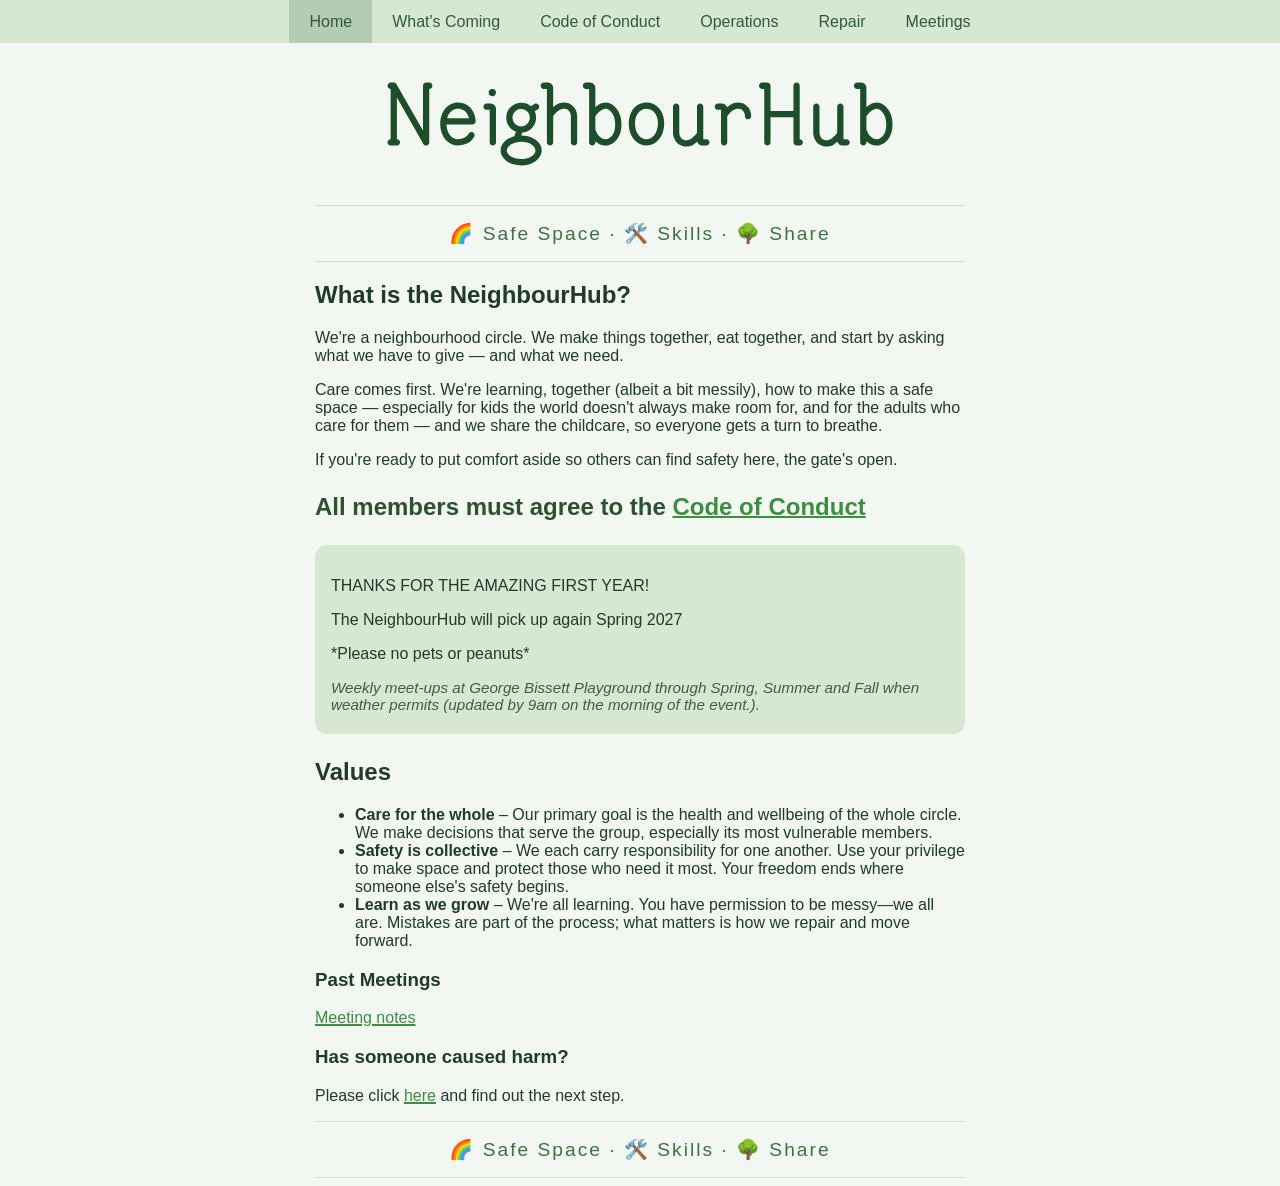
<file: index.html>
<!DOCTYPE html>
<html lang="en">
<head>
    <meta charset="UTF-8">
    <meta name="viewport" content="width=device-width, initial-scale=1.0">
    <title>NeighbourHub</title>
    <link rel="icon" href="data:image/svg+xml,<svg xmlns='http://www.w3.org/2000/svg' viewBox='0 0 100 100'><text y='.9em' font-size='90'>🌱</text></svg>">
    <link rel="stylesheet" href="style.css">
    <script src="script.js" defer></script>
    <link rel="preconnect" href="https://fonts.googleapis.com">
    <link rel="preconnect" href="https://fonts.gstatic.com" crossorigin>
    <link href="https://fonts.googleapis.com/css2?family=Questrial&display=swap" rel="stylesheet">
</head>
<body>
    <a href="#main-content" class="skip-link">Skip to main content</a>
    <header>
        <button class="menu-toggle" aria-label="Menu" aria-expanded="false" aria-haspopup="true">
            <span></span>
            <span></span>
            <span></span>
        </button>
        <nav>
            <ul>
                <li><a href="index.html" class="active" aria-current="page">Home</a></li>
                <li><a href="future.html">What's Coming</a></li>
                <li><a href="code-of-conduct.html">Code of Conduct</a></li>
                <li><a href="operations.html">Operations</a></li>
                <li><a href="repair.html">Repair</a></li>
                <li><a href="meetings.html">Meetings</a></li>
            </ul>
        </nav>
    </header>

    <main>

        <div class="title">
            <img src="art/title.svg" alt="NeighbourHub" class="logo">
        </div>
  
        <div class="values">
            🌈 Safe Space  ·  🛠️ Skills  ·  🌳 Share
        </div>

        <h2>What is the NeighbourHub?</h2>
 
        <p>We're a neighbourhood circle. We make things together, eat together, and start by asking what we have to give — and what we need.</p>

        <p>Care comes first. We're learning, together (albeit a bit messily), how to make this a safe space — especially for kids the world doesn't always make room for, and for the adults who care for them — and we share the childcare, so everyone gets a turn to breathe. </p>
        <p>If you're ready to put comfort aside so others can find safety here, the gate's open.</p>

        <h2 class="links-heading">All members must agree to the <a href="code-of-conduct.html">Code of Conduct</a></h2>

        <div class="meeting-info">
                <!-- <p class="gathering">*Cancelled due to rain* - Sunday September 27th</p> -->
                <p>THANKS FOR THE AMAZING FIRST YEAR!</p>
                <!-- <p class="gathering">Next Meeting - Sunday October 18th, 11am</p> -->
                <p>The NeighbourHub will pick up again Spring 2027</p>
                <!-- <p>Show of your creepy costumes (or not if you aren't ready for Halloween).</p> -->
                <!-- <p class="bold">Garbage supplies available for free from Alderney Library.</p> -->
                <p class="alert">*Please no pets or peanuts*</p>
                <p class="weekly-note">Weekly meet-ups at George Bissett Playground through Spring, Summer and Fall when weather permits (updated by 9am on the morning of the event.). </p>

        </div>


        <h2>Values</h2>

        <ul>
        <li><strong>Care for the whole</strong> – Our primary goal is the health and wellbeing of the whole circle. We make decisions that serve the group, especially its most vulnerable members.</li>
        <li><strong>Safety is collective</strong> – We each carry responsibility for one another. Use your privilege to make space and protect those who need it most. Your freedom ends where someone else's safety begins.</li>
        <li><strong>Learn as we grow</strong> – We're all learning. You have permission to be messy—we all are. Mistakes are part of the process; what matters is how we repair and move forward.</li>
        </ul>


        <h3>Past Meetings</h3>
        <p><a href="meetings.html">Meeting notes</a></p>
       

        <h3>Has someone caused harm?</h3>
        <p>Please click <a href="repair.html">here</a> and find out the next step.</p>


       
 
        <div class="values">
            🌈 Safe Space  ·  🛠️ Skills  ·  🌳 Share
        </div>
    </main>
</body>
</html>
</file>
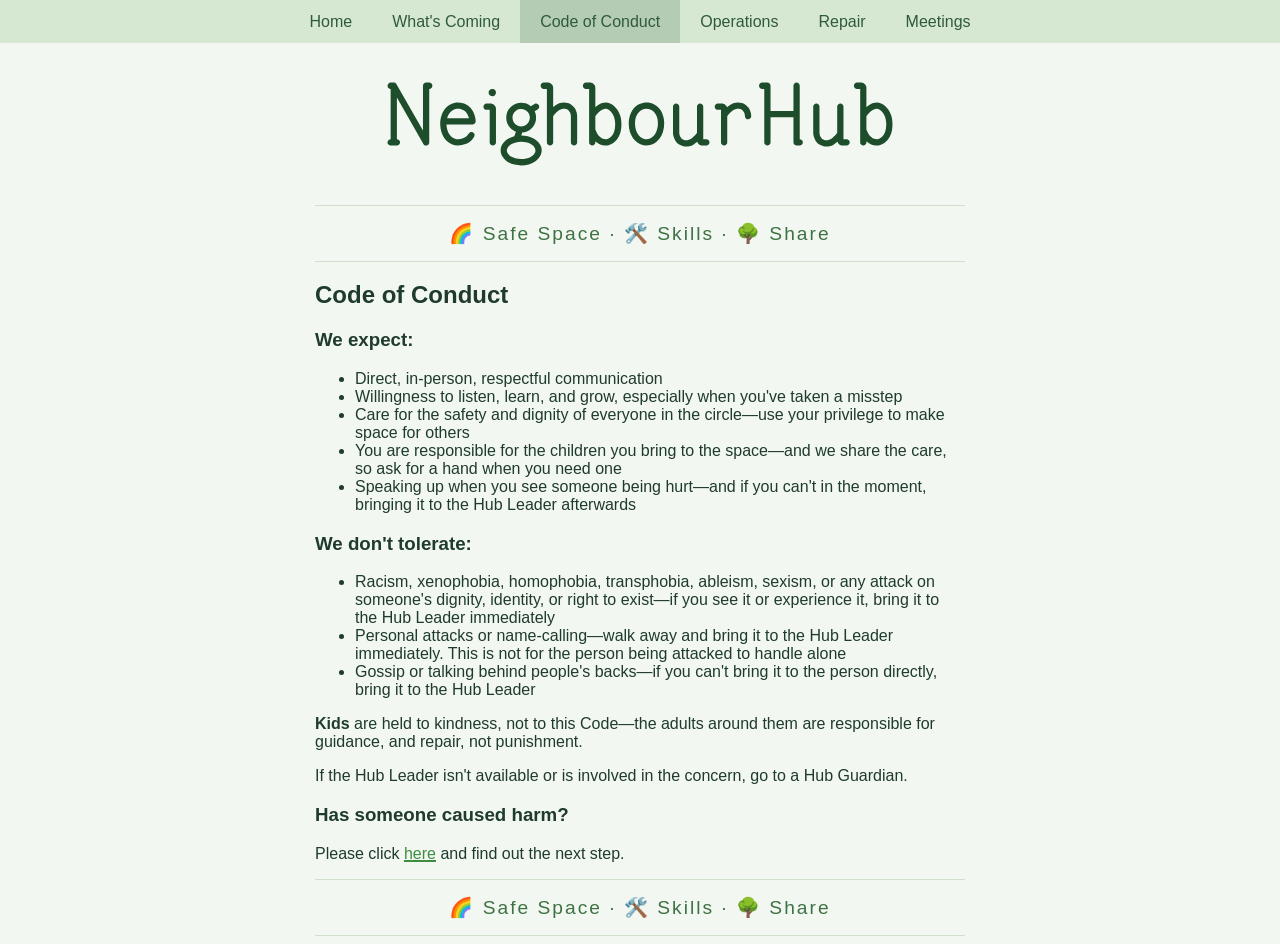
<file: code-of-conduct.html>
<!DOCTYPE html>
<html lang="en">
<head>
    <meta charset="UTF-8">
    <meta name="viewport" content="width=device-width, initial-scale=1.0">
    <title>NeighbourHub</title>
    <link rel="icon" href="data:image/svg+xml,<svg xmlns='http://www.w3.org/2000/svg' viewBox='0 0 100 100'><text y='.9em' font-size='90'>🌱</text></svg>">
    <link rel="stylesheet" href="style.css">
    <script src="script.js" defer></script>
    <link rel="preconnect" href="https://fonts.googleapis.com">
    <link rel="preconnect" href="https://fonts.gstatic.com" crossorigin>
    <link href="https://fonts.googleapis.com/css2?family=Questrial&display=swap" rel="stylesheet">
</head>
<body>
    <a href="#main-content" class="skip-link">Skip to main content</a>
    <header>
        <button class="menu-toggle" aria-label="Menu" aria-expanded="false" aria-haspopup="true">
            <span></span>
            <span></span>
            <span></span>
        </button>
        <nav>
        <ul>
            <li><a href="index.html">Home</a></li>
            <li><a href="future.html">What's Coming</a></li>
            <li><a href="code-of-conduct.html" class="active" aria-current="page">Code of Conduct</a></li>
            <li><a href="operations.html">Operations</a></li>
            <li><a href="repair.html">Repair</a></li>
            <li><a href="meetings.html">Meetings</a></li>

        </ul>
        </nav>
    </header>

    <main>

      
        <div class="title">
            <img src="art/title.svg" alt="NeighbourHub" class="logo">
        </div>
  
        <div class="values">
            🌈 Safe Space  ·  🛠️ Skills  ·  🌳 Share
        </div>

        <h2>Code of Conduct</h2>
        

        <h3>We expect:</h3>
        <ul>
            <li>Direct, in-person, respectful communication</li>
            <li>Willingness to listen, learn, and grow, especially when you've taken a misstep</li>
            <li>Care for the safety and dignity of everyone in the circle—use your privilege to make space for others</li>
            <li>You are responsible for the children you bring to the space—and we share the care, so ask for a hand when you need one</li>
            <li>Speaking up when you see someone being hurt—and if you can't in the moment, bringing it to the Hub Leader afterwards</li>
        </ul>

        <h3>We don't tolerate:</h3>
        <ul>
            <li>Racism, xenophobia, homophobia, transphobia, ableism, sexism, or any attack on someone's dignity, identity, or right to exist—if you see it or experience it, bring it to the Hub Leader immediately</li>
            <li>Personal attacks or name-calling—walk away and bring it to the Hub Leader immediately. This is not for the person being attacked to handle alone</li>
            <li>Gossip or talking behind people's backs—if you can't bring it to the person directly, bring it to the Hub Leader</li>
        </ul>
        <p><strong>Kids</strong> are held to kindness, not to this Code—the adults around them are responsible for guidance, and repair, not punishment.</p>
        <p>If the Hub Leader isn't available or is involved in the concern, go to a Hub Guardian.</p>


        <h3>Has someone caused harm?</h3>
        <p>Please click <a href="repair.html">here</a> and find out the next step.</p>





        
 
        <div class="values">
            🌈 Safe Space  ·  🛠️ Skills  ·  🌳 Share
        </div>
    </main>
</body>
</html>
</file>
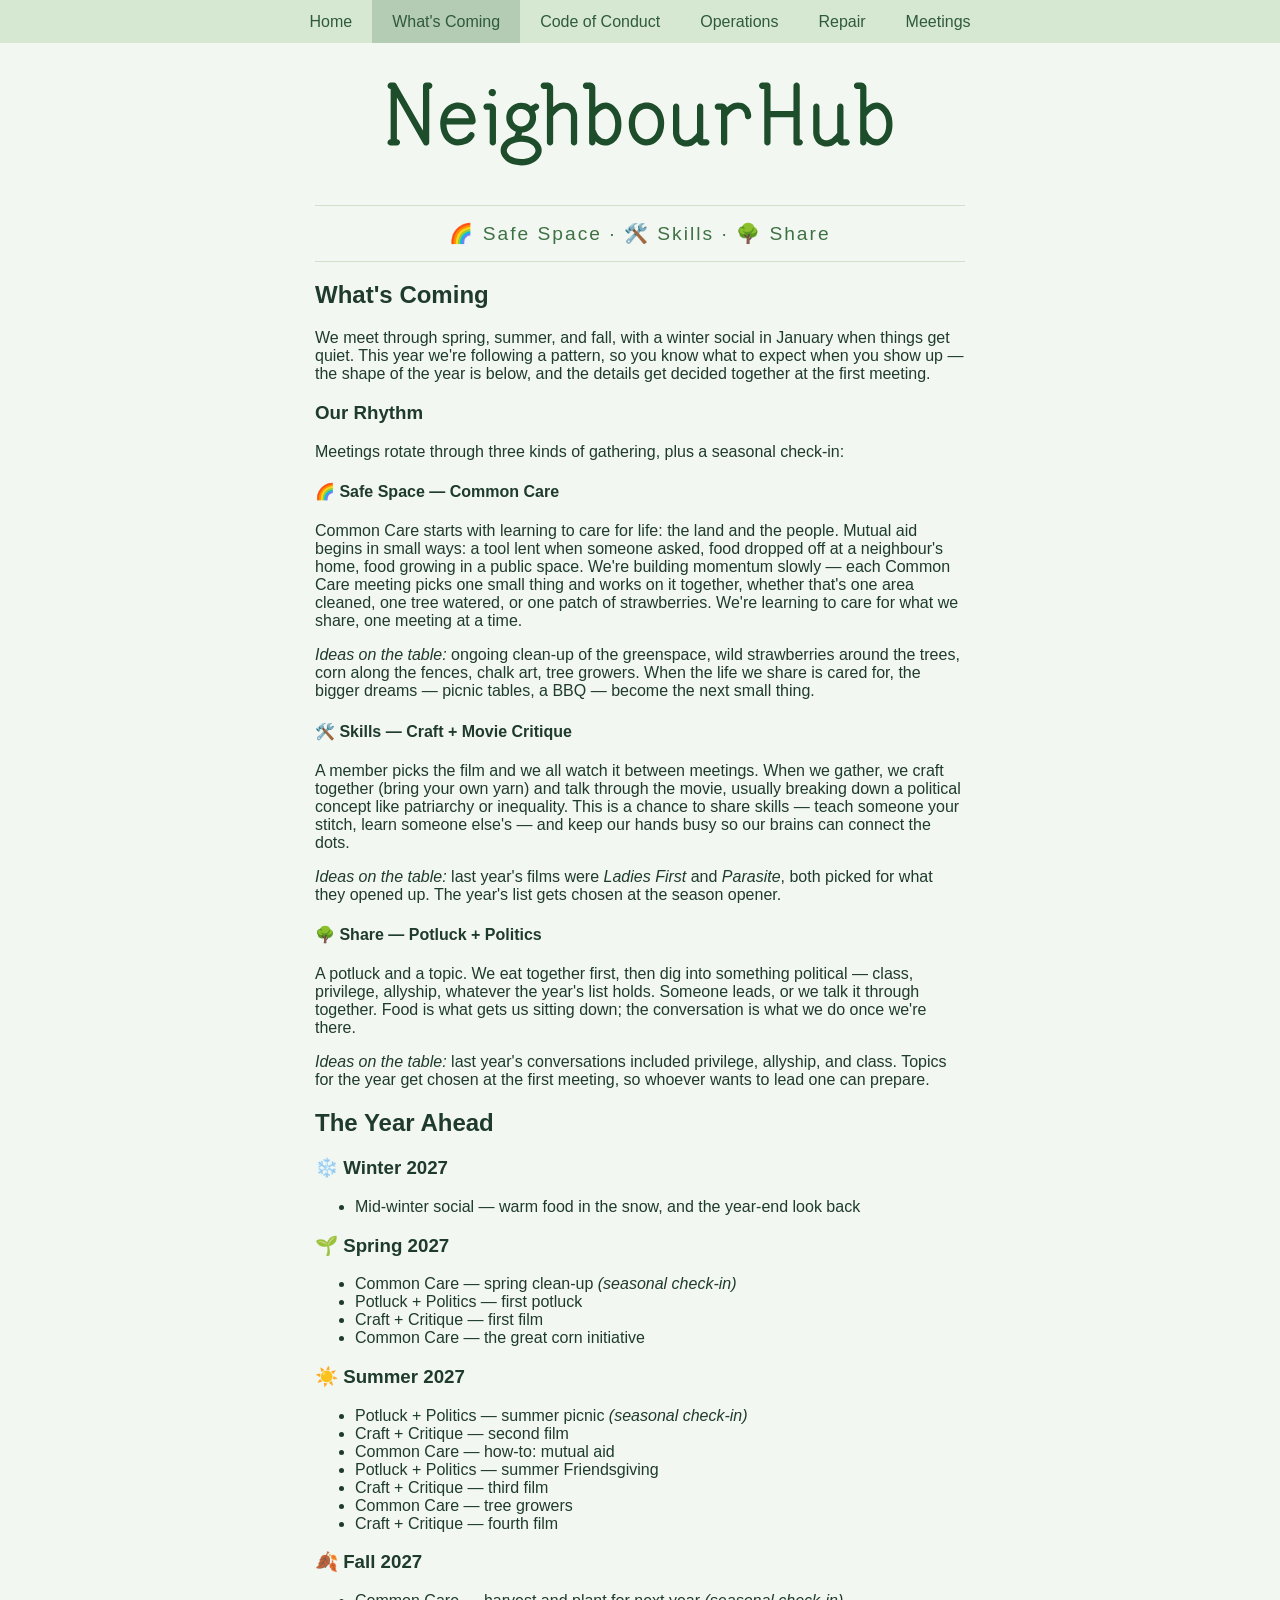
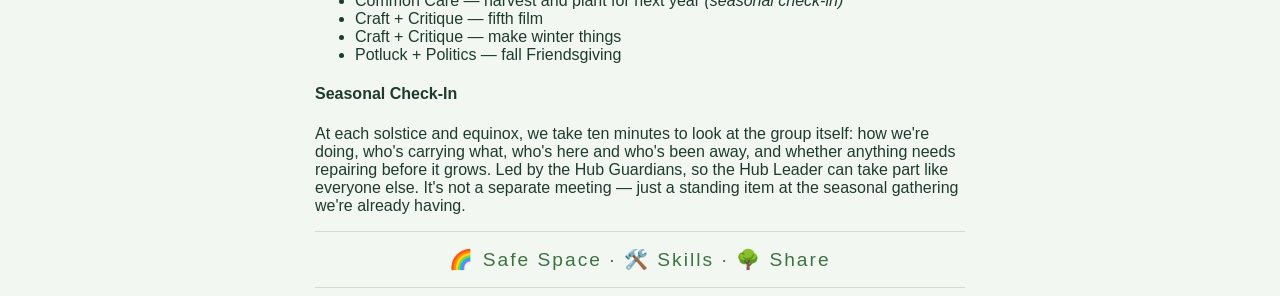
<file: future.html>
<!DOCTYPE html>
<html lang="en">
<head>
    <meta charset="UTF-8">
    <meta name="viewport" content="width=device-width, initial-scale=1.0">
    <title>What's Coming – NeighbourHub</title>
    <link rel="icon" href="data:image/svg+xml,<svg xmlns='http://www.w3.org/2000/svg' viewBox='0 0 100 100'><text y='.9em' font-size='90'>🌱</text></svg>">
    <link rel="stylesheet" href="style.css">
    <script src="script.js" defer></script>
    <link rel="preconnect" href="https://fonts.googleapis.com">
    <link rel="preconnect" href="https://fonts.gstatic.com" crossorigin>
    <link href="https://fonts.googleapis.com/css2?family=Questrial&display=swap" rel="stylesheet">
</head>
<body>

    <a href="#main-content" class="skip-link">Skip to main content</a>
    <header>
        <button class="menu-toggle" aria-label="Menu" aria-expanded="false" aria-haspopup="true">
            <span></span>
            <span></span>
            <span></span>
        </button>
        <nav>
        <ul>
            <li><a href="index.html">Home</a></li>
            <li><a href="future.html" class="active" aria-current="page">What's Coming</a></li>
            <li><a href="code-of-conduct.html">Code of Conduct</a></li>
            <li><a href="operations.html">Operations</a></li>
            <li><a href="repair.html">Repair</a></li>
            <li><a href="meetings.html">Meetings</a></li>
        </ul>
        </nav>
    </header>

    <main id="main-content">
        <div class="title">
            <img src="art/title.svg" alt="NeighbourHub" class="logo">
        </div>

        <div class="values">
            <a href="#safe-space">🌈 Safe Space</a>  ·  
            <a href="#skills">🛠️ Skills</a>  ·  
            <a href="#share">🌳 Share</a>
        </div>

        <h2>What's Coming</h2>

        <p>We meet through spring, summer, and fall, with a winter social in January when things get quiet. This year we're following a pattern, so you know what to expect when you show up — the shape of the year is below, and the details get decided together at the first meeting.</p>

        <h3>Our Rhythm</h3>
        <p>Meetings rotate through three kinds of gathering, plus a seasonal check-in:</p>

        <h4>🌈 Safe Space — Common Care</h4>
        <p>Common Care starts with learning to care for life: the land and the people. Mutual aid begins in small ways: a tool lent when someone asked, food dropped off at a neighbour's home, food growing in a public space. We're building momentum slowly — each Common Care meeting picks one small thing and works on it together, whether that's one area cleaned, one tree watered, or one patch of strawberries. We're learning to care for what we share, one meeting at a time.</p>
        <p><em>Ideas on the table:</em> ongoing clean-up of the greenspace, wild strawberries around the trees, corn along the fences, chalk art, tree growers. When the life we share is cared for, the bigger dreams — picnic tables, a BBQ — become the next small thing.</p>

        <h4 id="skills">🛠️ Skills — Craft + Movie Critique</h4>
        <p>A member picks the film and we all watch it between meetings. When we gather, we craft together (bring your own yarn) and talk through the movie, usually breaking down a political concept like patriarchy or inequality. This is a chance to share skills — teach someone your stitch, learn someone else's — and keep our hands busy so our brains can connect the dots.</p>
        <p><em>Ideas on the table:</em> last year's films were <em>Ladies First</em> and <em>Parasite</em>, both picked for what they opened up. The year's list gets chosen at the season opener.</p>

        <h4 id="share">🌳 Share — Potluck + Politics</h4>
        <p>A potluck and a topic. We eat together first, then dig into something political — class, privilege, allyship, whatever the year's list holds. Someone leads, or we talk it through together. Food is what gets us sitting down; the conversation is what we do once we're there.</p>
        <p><em>Ideas on the table:</em> last year's conversations included privilege, allyship, and class. Topics for the year get chosen at the first meeting, so whoever wants to lead one can prepare.</p>



        <h2>The Year Ahead</h2>

<h3>❄️ Winter 2027</h3>
<ul>
    <li>Mid-winter social — warm food in the snow, and the year-end look back</li>
</ul>

<h3>🌱 Spring 2027</h3>
<ul>
    <li>Common Care — spring clean-up <em>(seasonal check-in)</em></li>
    <li>Potluck + Politics — first potluck</li>
    <li>Craft + Critique — first film</li>
    <li>Common Care — the great corn initiative</li>
</ul>

<h3>☀️ Summer 2027</h3>
<ul>
    <li>Potluck + Politics — summer picnic <em>(seasonal check-in)</em></li>
    <li>Craft + Critique — second film</li>
    <li>Common Care — how-to: mutual aid</li>
    <li>Potluck + Politics — summer Friendsgiving</li>
    <li>Craft + Critique — third film</li>
    <li>Common Care — tree growers</li>
    <li>Craft + Critique — fourth film</li>
</ul>

<h3>🍂 Fall 2027</h3>
<ul>
    <li>Common Care — harvest and plant for next year <em>(seasonal check-in)</em></li>
    <li>Craft + Critique — fifth film</li>
    <li>Craft + Critique — make winter things</li>
    <li>Potluck + Politics — fall Friendsgiving</li>
</ul>

<h4 id="seasonal-check-in">Seasonal Check-In</h4>
<p>At each solstice and equinox, we take ten minutes to look at the group itself: how we're doing, who's carrying what, who's here and who's been away, and whether anything needs repairing before it grows. Led by the Hub Guardians, so the Hub Leader can take part like everyone else. It's not a separate meeting — just a standing item at the seasonal gathering we're already having.</p>

        <div class="values">
            <a href="#safe-space">🌈 Safe Space</a>  ·  
            <a href="#skills">🛠️ Skills</a>  ·  
            <a href="#share">🌳 Share</a>
        </div>
    </main>
</body>
</html>
</file>
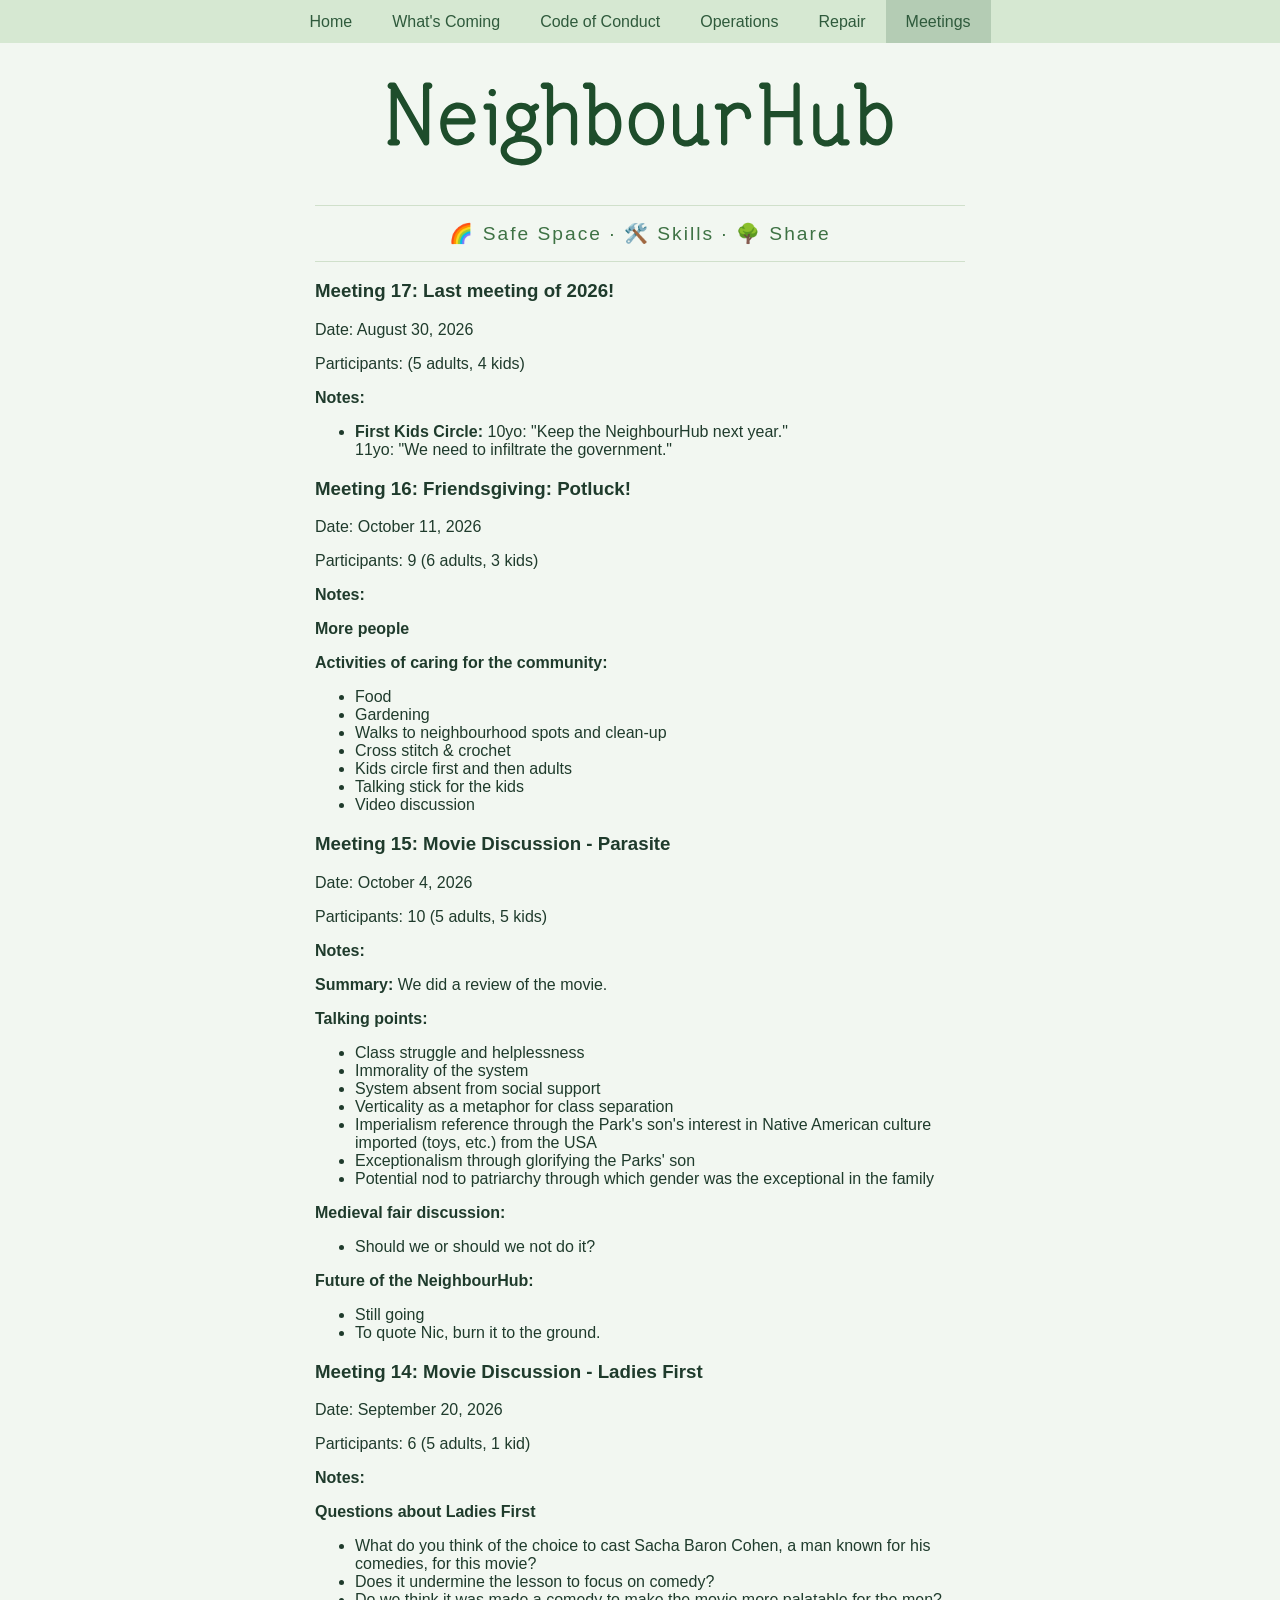
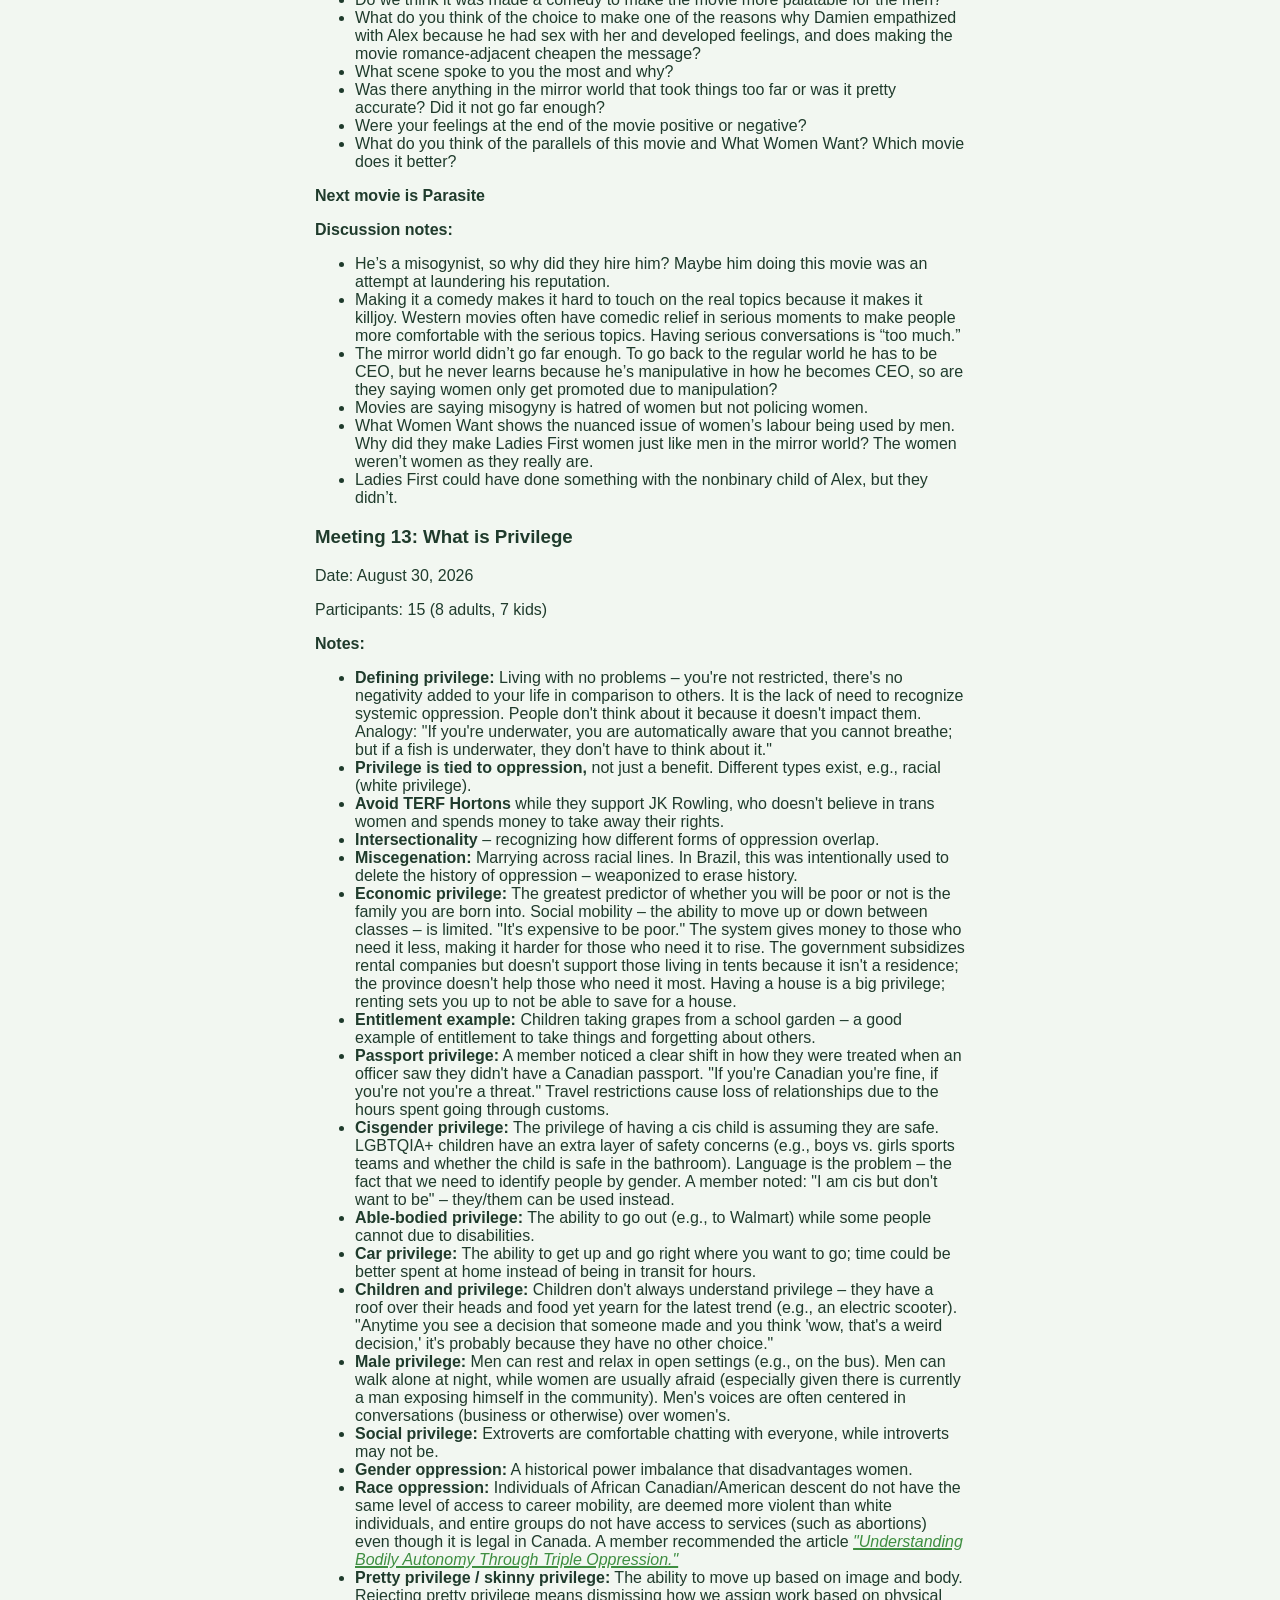
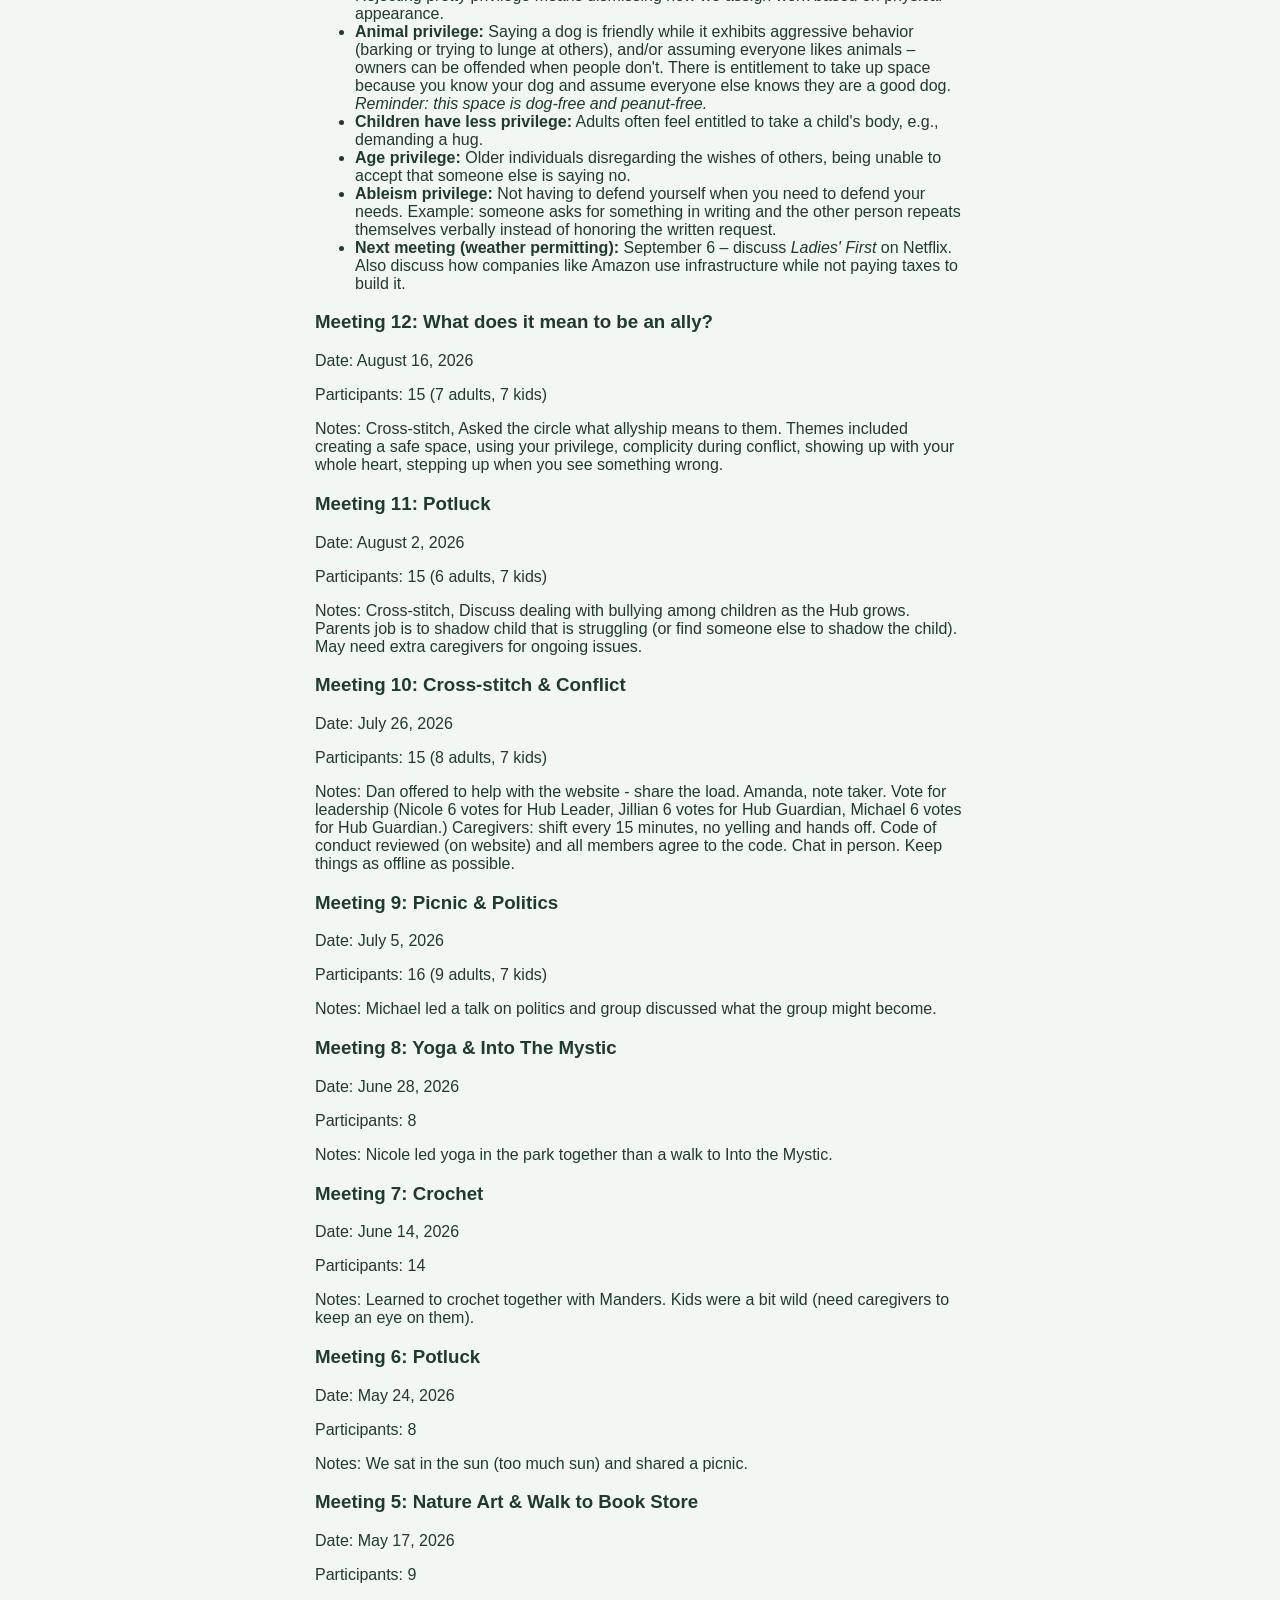
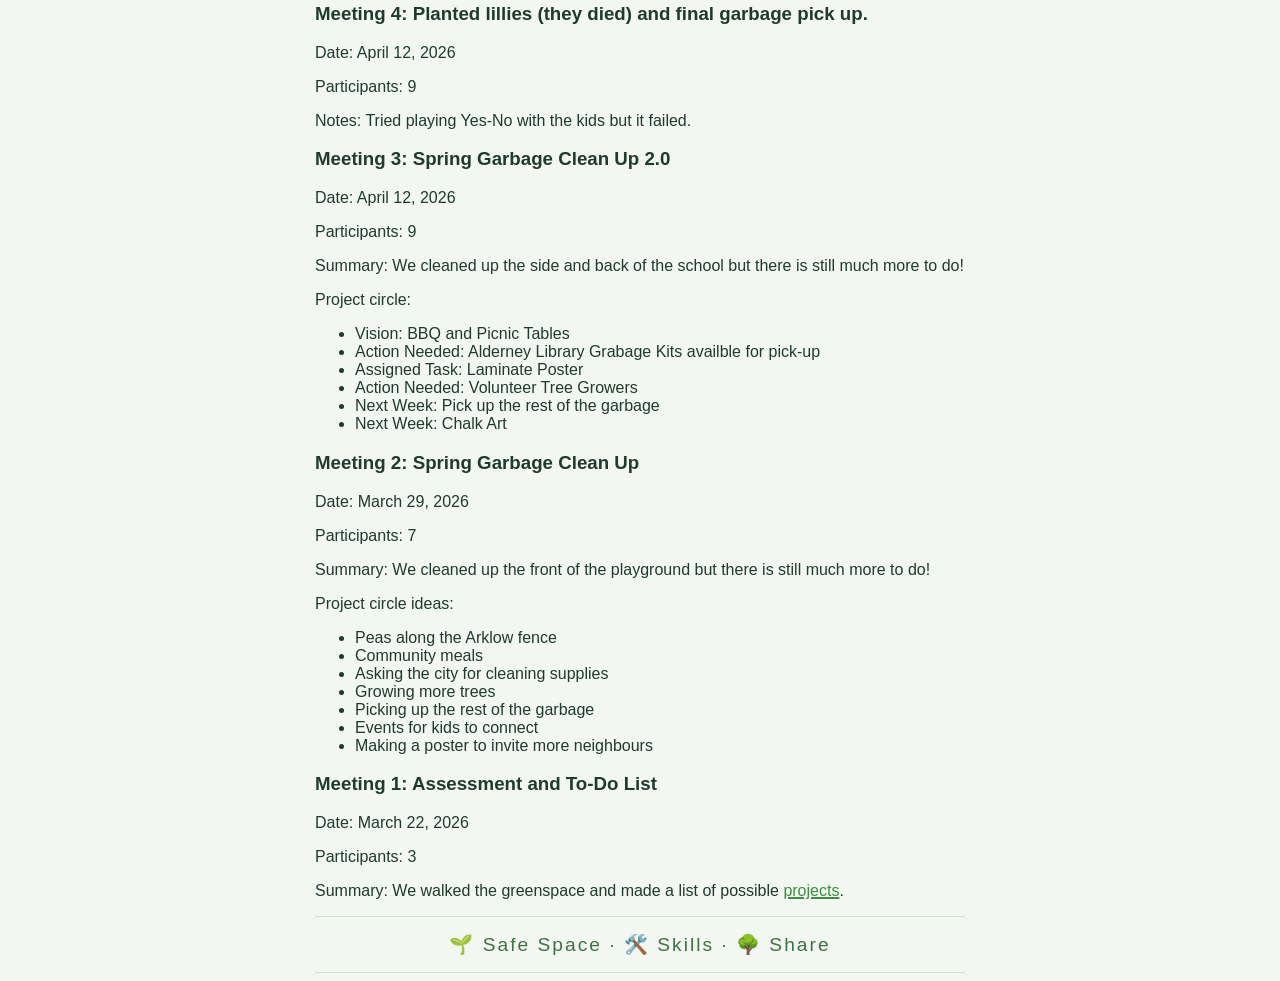
<file: meetings.html>
<!DOCTYPE html>
<html lang="en">
<head>
    <meta charset="UTF-8">
    <meta name="viewport" content="width=device-width, initial-scale=1.0">
    <title>NeighbourHub · Past Meetings</title>
    <link rel="stylesheet" href="style.css">
    <script src="script.js" defer></script>
    <link rel="preconnect" href="https://fonts.googleapis.com">
    <link rel="preconnect" href="https://fonts.gstatic.com" crossorigin>
    <link href="https://fonts.googleapis.com/css2?family=Questrial&display=swap" rel="stylesheet">
</head>
<body>
    <a href="#main-content" class="skip-link">Skip to main content</a>
    <header>
        <button class="menu-toggle" aria-label="Menu" aria-expanded="false" aria-haspopup="true">
            <span></span>
            <span></span>
            <span></span>
        </button>
        <nav>
        <ul>
            <li><a href="index.html">Home</a></li>
            <li><a href="future.html">What's Coming</a></li>
            <li><a href="code-of-conduct.html">Code of Conduct</a></li>
            <li><a href="operations.html">Operations</a></li>
            <li><a href="repair.html">Repair</a></li>
            <li><a href="meetings.html" class="active" aria-current="page">Meetings</a></li>
        </ul>
        </nav>
    </header>

    <main>
    
        <div class="title">
            <img src="art/title.svg" alt="NeighbourHub" class="logo">
        </div>
  
        <div class="values">
            🌈 Safe Space  ·  🛠️ Skills  ·  🌳 Share
        </div>
        
        <h3>Meeting 17: Last meeting of 2026!</h3>
        <p>Date: August 30, 2026</p>
        <p>Participants:  (5 adults, 4 kids)</p>
        <p>
            <strong>Notes:</strong>
        </p>
        <ul>
            <li>
                <strong>First Kids Circle:</strong> 10yo: "Keep the NeighbourHub next year." </br> 11yo: "We need to infiltrate the government."
            </li>
        </ul>

        <h3>Meeting 16: Friendsgiving: Potluck!</h3>
        <p>Date: October 11, 2026</p>
        <p>Participants: 9 (6 adults, 3 kids)</p>
        <p>
        <strong>Notes:</strong>
        <p><strong>More people</strong></p>

        <p><strong>Activities of caring for the community:</strong></p>
        <ul>
            <li>Food</li>
            <li>Gardening</li>
            <li>Walks to neighbourhood spots and clean-up</li>
            <li>Cross stitch &amp; crochet</li>
            <li>Kids circle first and then adults</li>
            <li>Talking stick for the kids</li>
            <li>Video discussion</li>
        </ul>
        </p>

        <h3>Meeting 15: Movie Discussion - Parasite</h3>
        <p>Date: October 4, 2026</p>
        <p>Participants: 10 (5 adults, 5 kids)</p>
        <p>
        <strong>Notes:</strong>
        <p><strong>Summary:</strong> We did a review of the movie.</p>

        <p><strong>Talking points:</strong></p>
        <ul>
            <li>Class struggle and helplessness</li>
            <li>Immorality of the system</li>
            <li>System absent from social support</li>
            <li>Verticality as a metaphor for class separation</li>
            <li>Imperialism reference through the Park's son's interest in Native American culture imported (toys, etc.) from the USA</li>
            <li>Exceptionalism through glorifying the Parks' son</li>
            <li>Potential nod to patriarchy through which gender was the exceptional in the family</li>
        </ul>

        <p><strong>Medieval fair discussion:</strong></p>
        <ul>
            <li>Should we or should we not do it?</li>
        </ul>

        <p><strong>Future of the NeighbourHub:</strong></p>
        <ul>
            <li>Still going</li>
            <li>To quote Nic, burn it to the ground.</li>
        </ul>
        </p>
        <h3>Meeting 14: Movie Discussion - Ladies First</h3>
        <p>Date: September 20, 2026</p>
        <p>Participants: 6 (5 adults, 1 kid)</p>
        <p>
        <strong>Notes:</strong>
        <p><strong>Questions about Ladies First</strong></p>
        <ul>
            <li>What do you think of the choice to cast Sacha Baron Cohen, a man known for his comedies, for this movie?</li>
            <li>Does it undermine the lesson to focus on comedy?</li>
            <li>Do we think it was made a comedy to make the movie more palatable for the men?</li>
            <li>What do you think of the choice to make one of the reasons why Damien empathized with Alex because he had sex with her and developed feelings, and does making the movie romance-adjacent cheapen the message?</li>
            <li>What scene spoke to you the most and why?</li>
            <li>Was there anything in the mirror world that took things too far or was it pretty accurate? Did it not go far enough?</li>
            <li>Were your feelings at the end of the movie positive or negative?</li>
            <li>What do you think of the parallels of this movie and What Women Want? Which movie does it better?</li>
        </ul>

        <p><strong>Next movie is Parasite</strong></p>

        <p><strong>Discussion notes:</strong></p>
        <ul>
            <li>He’s a misogynist, so why did they hire him? Maybe him doing this movie was an attempt at laundering his reputation.</li>
            <li>Making it a comedy makes it hard to touch on the real topics because it makes it killjoy. Western movies often have comedic relief in serious moments to make people more comfortable with the serious topics. Having serious conversations is “too much.”</li>
            <li>The mirror world didn’t go far enough. To go back to the regular world he has to be CEO, but he never learns because he’s manipulative in how he becomes CEO, so are they saying women only get promoted due to manipulation?</li>
            <li>Movies are saying misogyny is hatred of women but not policing women.</li>
            <li>What Women Want shows the nuanced issue of women’s labour being used by men. Why did they make Ladies First women just like men in the mirror world? The women weren’t women as they really are.</li>
            <li>Ladies First could have done something with the nonbinary child of Alex, but they didn’t.</li>
        </ul>
        </p>


        <h3>Meeting 13: What is Privilege</h3>
        <p>Date: August 30, 2026</p>
        <p>Participants: 15 (8 adults, 7 kids)</p>
        <p>
        <strong>Notes:</strong>
        <ul>
            <li><strong>Defining privilege:</strong> Living with no problems – you're not restricted, there's no negativity added to your life in comparison to others. It is the lack of need to recognize systemic oppression. People don't think about it because it doesn't impact them. Analogy: "If you're underwater, you are automatically aware that you cannot breathe; but if a fish is underwater, they don't have to think about it."</li>
            
            <li><strong>Privilege is tied to oppression,</strong> not just a benefit. Different types exist, e.g., racial (white privilege).</li>
            
            <li><strong>Avoid TERF Hortons</strong> while they support JK Rowling, who doesn't believe in trans women and spends money to take away their rights.</li>
            
            <li><strong>Intersectionality</strong> – recognizing how different forms of oppression overlap.</li>
            
            <li><strong>Miscegenation:</strong> Marrying across racial lines. In Brazil, this was intentionally used to delete the history of oppression – weaponized to erase history.</li>
            
            <li><strong>Economic privilege:</strong> The greatest predictor of whether you will be poor or not is the family you are born into. Social mobility – the ability to move up or down between classes – is limited. "It's expensive to be poor." The system gives money to those who need it less, making it harder for those who need it to rise. The government subsidizes rental companies but doesn't support those living in tents because it isn't a residence; the province doesn't help those who need it most. Having a house is a big privilege; renting sets you up to not be able to save for a house.</li>
            
            <li><strong>Entitlement example:</strong> Children taking grapes from a school garden – a good example of entitlement to take things and forgetting about others.</li>
            
            <li><strong>Passport privilege:</strong> A member noticed a clear shift in how they were treated when an officer saw they didn't have a Canadian passport. "If you're Canadian you're fine, if you're not you're a threat." Travel restrictions cause loss of relationships due to the hours spent going through customs.</li>
            
            <li><strong>Cisgender privilege:</strong> The privilege of having a cis child is assuming they are safe. LGBTQIA+ children have an extra layer of safety concerns (e.g., boys vs. girls sports teams and whether the child is safe in the bathroom). Language is the problem – the fact that we need to identify people by gender. A member noted: "I am cis but don't want to be" – they/them can be used instead.</li>
            
            <li><strong>Able-bodied privilege:</strong> The ability to go out (e.g., to Walmart) while some people cannot due to disabilities.</li>
            
            <li><strong>Car privilege:</strong> The ability to get up and go right where you want to go; time could be better spent at home instead of being in transit for hours.</li>
            
            <li><strong>Children and privilege:</strong> Children don't always understand privilege – they have a roof over their heads and food yet yearn for the latest trend (e.g., an electric scooter). "Anytime you see a decision that someone made and you think 'wow, that's a weird decision,' it's probably because they have no other choice."</li>
            
            <li><strong>Male privilege:</strong> Men can rest and relax in open settings (e.g., on the bus). Men can walk alone at night, while women are usually afraid (especially given there is currently a man exposing himself in the community). Men's voices are often centered in conversations (business or otherwise) over women's.</li>
            
            <li><strong>Social privilege:</strong> Extroverts are comfortable chatting with everyone, while introverts may not be.</li>
            
            <li><strong>Gender oppression:</strong> A historical power imbalance that disadvantages women.</li>
            
            <li><strong>Race oppression:</strong> Individuals of African Canadian/American descent do not have the same level of access to career mobility, are deemed more violent than white individuals, and entire groups do not have access to services (such as abortions) even though it is legal in Canada. A member recommended the article <a href="https://hoodcommunist.org/2024/07/05/understanding-bodily-autonomy-through-triple-oppression/"><em>"Understanding Bodily Autonomy Through Triple Oppression."</em></a></li>
            
            <li><strong>Pretty privilege / skinny privilege:</strong> The ability to move up based on image and body. Rejecting pretty privilege means dismissing how we assign work based on physical appearance.</li>
            
            <li><strong>Animal privilege:</strong> Saying a dog is friendly while it exhibits aggressive behavior (barking or trying to lunge at others), and/or assuming everyone likes animals – owners can be offended when people don't. There is entitlement to take up space because you know your dog and assume everyone else knows they are a good dog. <em>Reminder: this space is dog-free and peanut-free.</em></li>
            
            <li><strong>Children have less privilege:</strong> Adults often feel entitled to take a child's body, e.g., demanding a hug.</li>
            
            <li><strong>Age privilege:</strong> Older individuals disregarding the wishes of others, being unable to accept that someone else is saying no.</li>
            
            <li><strong>Ableism privilege:</strong> Not having to defend yourself when you need to defend your needs. Example: someone asks for something in writing and the other person repeats themselves verbally instead of honoring the written request.</li>
            
            <li><strong>Next meeting (weather permitting):</strong> September 6 – discuss <em>Ladies' First</em> on Netflix. Also discuss how companies like Amazon use infrastructure while not paying taxes to build it.</li>
        </ul>
        </p>
                
        <h3>Meeting 12: What does it mean to be an ally?</h3>
        <p>Date: August 16, 2026</p>
        <p>Participants: 15 (7 adults, 7 kids)</p>
        <p>Notes: Cross-stitch, Asked the circle what allyship means to them. Themes included creating a safe space, using your privilege, complicity during conflict, showing up with your whole heart, stepping up when you see something wrong.</p>  


        <h3>Meeting 11: Potluck</h3>
        <p>Date: August 2, 2026</p>
        <p>Participants: 15 (6 adults, 7 kids)</p>
        <p>Notes: Cross-stitch, Discuss dealing with bullying among children as the Hub grows. Parents job is to shadow child that is struggling (or find someone else to shadow the child). May need extra caregivers for ongoing issues.</p>  

        <h3>Meeting 10: Cross-stitch & Conflict</h3>
        <p>Date: July 26, 2026</p>
        <p>Participants: 15 (8 adults, 7 kids)</p>
        <p>Notes: Dan offered to help with the website - share the load. Amanda, note taker. Vote for leadership (Nicole 6 votes for Hub Leader, Jillian 6 votes for Hub Guardian, Michael 6 votes for Hub Guardian.) Caregivers: shift every 15 minutes, no yelling and hands off. Code of conduct reviewed (on website) and all members agree to the code. Chat in person. Keep things as offline as possible.</p>  


        <h3>Meeting 9: Picnic & Politics</h3>
        <p>Date: July 5, 2026</p>
        <p>Participants: 16 (9 adults, 7 kids)</p>
        <p>Notes: Michael led a talk on politics and group discussed what the group might become.</p>     

        <h3>Meeting 8: Yoga & Into The Mystic</h3>
        <p>Date: June 28, 2026</p>
        <p>Participants: 8</p>
        <p>Notes: Nicole led yoga in the park together than a walk to Into the Mystic.</p>     
        
        <h3>Meeting 7: Crochet</h3>
        <p>Date: June 14, 2026</p>
        <p>Participants: 14</p>
        <p>Notes: Learned to crochet together with Manders. Kids were a bit wild (need caregivers to keep an eye on them).</p>
        
        <h3>Meeting 6: Potluck</h3>
        <p>Date: May 24, 2026</p>
        <p>Participants: 8</p>
        <p>Notes: We sat in the sun (too much sun) and shared a picnic.</p>


        <h3>Meeting 5: Nature Art & Walk to Book Store</h3>
        <p>Date: May 17, 2026</p>
        <p>Participants: 9</p>

        <h3>Meeting 4: Planted lillies (they died) and final garbage pick up.</h3>
        <p>Date: April 12, 2026</p>
        <p>Participants: 9</p>
        <p>Notes: Tried playing Yes-No with the kids but it failed.</p>


        <h3>Meeting 3: Spring Garbage Clean Up 2.0</h3>
        <p>Date: April 12, 2026</p>
        <p>Participants: 9</p>
        <p>Summary: We cleaned up the side and back of the school but there is still much more to do!</p>
        <p>Project circle:</p>
            <ul>
                <li>Vision: BBQ and Picnic Tables</li> 
                <li>Action Needed: Alderney Library Grabage Kits availble for pick-up</li>   
                <li>Assigned Task: Laminate Poster</li> 
                <li>Action Needed: Volunteer Tree Growers</li>   
                <li>Next Week: Pick up the rest of the garbage</li>   
                <li>Next Week: Chalk Art</li>     
            </ul>

        <h3>Meeting 2: Spring Garbage Clean Up</h3>
        <p>Date: March 29, 2026</p>
        <p>Participants: 7</p>
        <p>Summary: We cleaned up the front of the playground but there is still much more to do!</p>
        <p>Project circle ideas:</p>
            <ul>
                <li>Peas along the Arklow fence</li> 
                <li>Community meals</li>   
                <li>Asking the city for cleaning supplies</li> 
                <li>Growing more trees</li>   
                <li>Picking up the rest of the garbage</li>   
                <li>Events for kids to connect</li>   
                <li>Making a poster to invite more neighbours</li>   
            </ul>


        <h3>Meeting 1: Assessment and To-Do List</h3>
        <p>Date: March 22, 2026</p>
        <p>Participants: 3</p>
        <p>Summary: We walked the greenspace and made a list of possible <a href="projects.html">projects</a>.</p>



        <div class="values">
            🌱 Safe Space  ·  🛠️ Skills  ·  🌳 Share
        </div>
    </main>
</body>
</html>
</file>
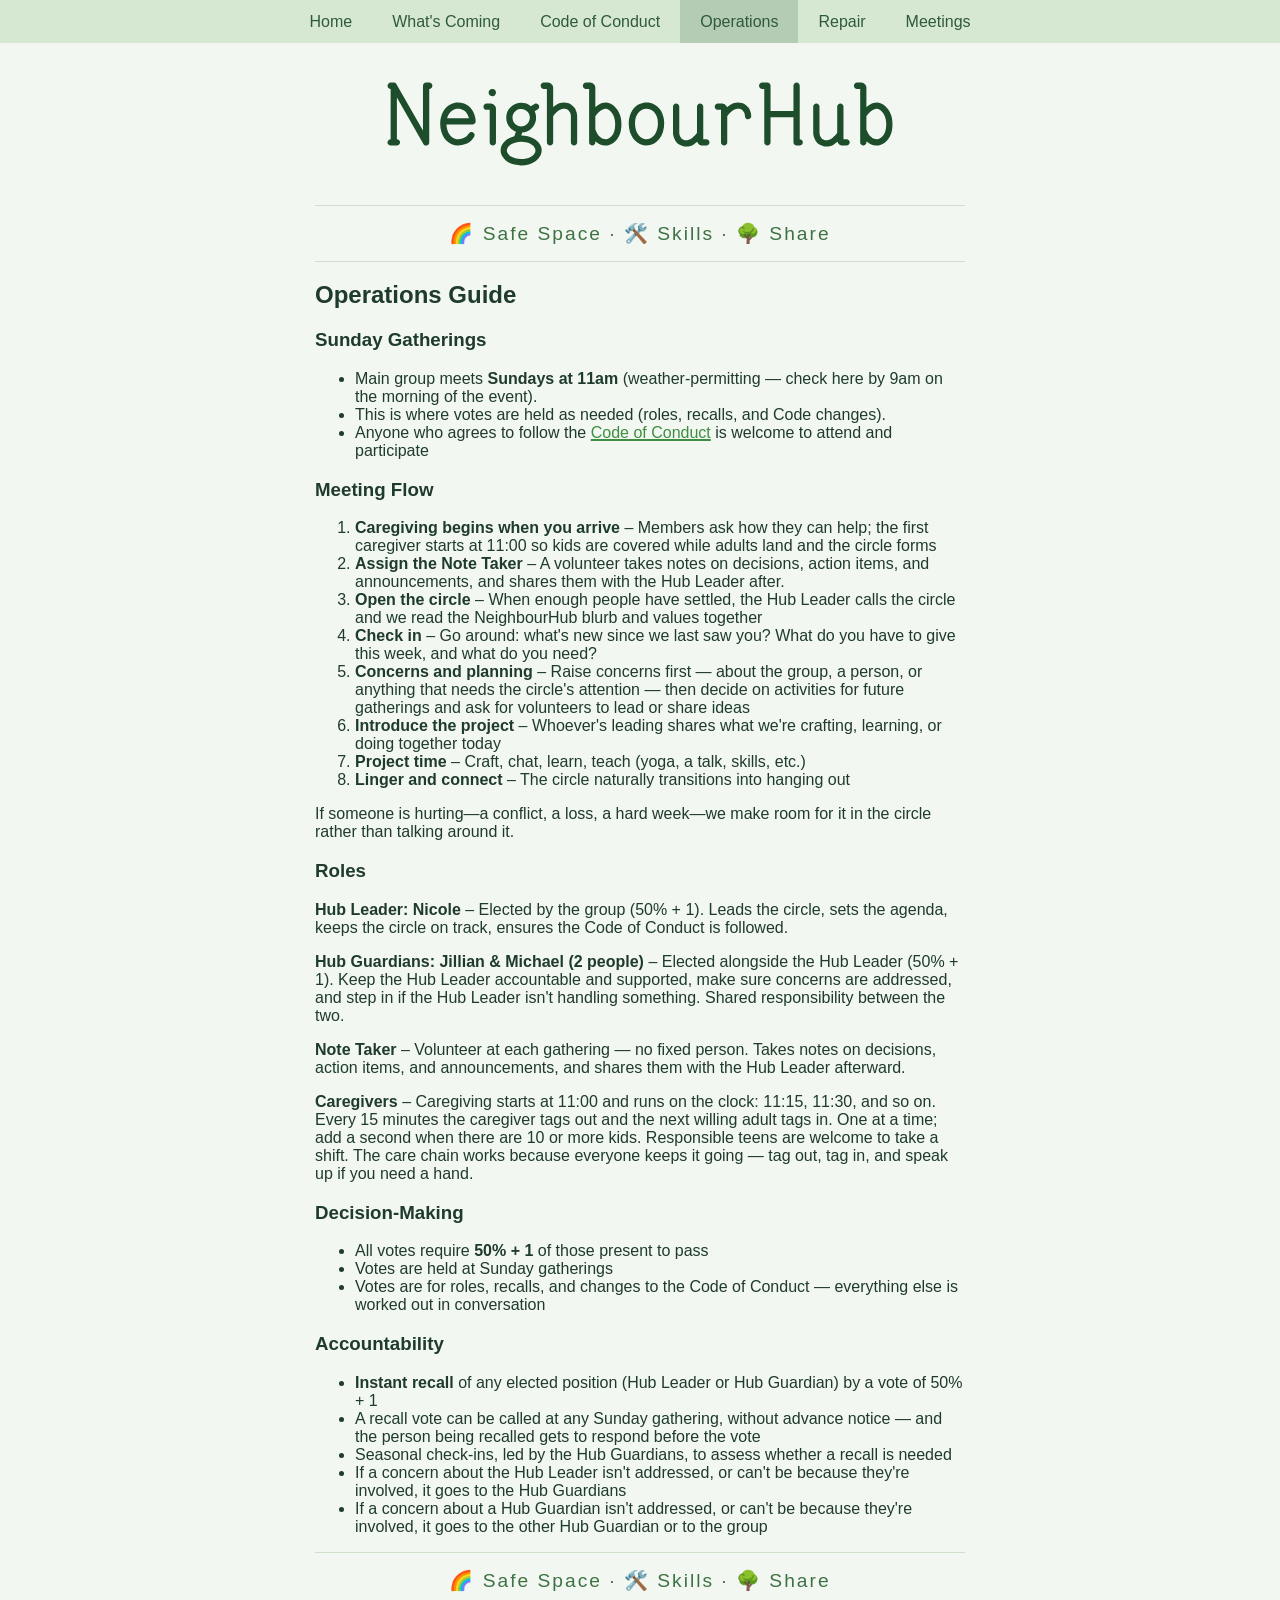
<file: operations.html>
<!DOCTYPE html>
<html lang="en">
<head>
    <meta charset="UTF-8">
    <meta name="viewport" content="width=device-width, initial-scale=1.0">
    <title>NeighbourHub</title>
    <link rel="icon" href="data:image/svg+xml,<svg xmlns='http://www.w3.org/2000/svg' viewBox='0 0 100 100'><text y='.9em' font-size='90'>🌱</text></svg>">
    <link rel="stylesheet" href="style.css">
    <script src="script.js" defer></script>
    <link rel="preconnect" href="https://fonts.googleapis.com">
    <link rel="preconnect" href="https://fonts.gstatic.com" crossorigin>
    <link href="https://fonts.googleapis.com/css2?family=Questrial&display=swap" rel="stylesheet">
</head>
<body>

    <a href="#main-content" class="skip-link">Skip to main content</a>
    <header>
        <button class="menu-toggle" aria-label="Menu" aria-expanded="false" aria-haspopup="true">
            <span></span>
            <span></span>
            <span></span>
        </button>
        <nav>
        <ul>
            <li><a href="index.html">Home</a></li>
            <li><a href="future.html">What's Coming</a></li>
            <li><a href="code-of-conduct.html">Code of Conduct</a></li>
            <li><a href="operations.html" class="active" aria-current="page">Operations</a></li>
            <li><a href="repair.html">Repair</a></li>
            <li><a href="meetings.html">Meetings</a></li>
        </ul>
        </nav>
    </header>

    <main id="main-content">
        <div class="title">
            <img src="art/title.svg" alt="NeighbourHub" class="logo">
        </div>
  
        <div class="values">
            🌈 Safe Space  ·  🛠️ Skills  ·  🌳 Share
        </div>



        <h2>Operations Guide</h2>

        <h3>Sunday Gatherings</h3>
        <ul>
        <li>Main group meets <strong>Sundays at 11am</strong> (weather-permitting — check here by 9am on the morning of the event).</li>
        <li>This is where votes are held as needed (roles, recalls, and Code changes).</li>
        <li>Anyone who agrees to follow the <a href="code-of-conduct.html">Code of Conduct</a> is welcome to attend and participate</li>
        </ul>

        <h3>Meeting Flow</h3>
        <ol>
            <li><strong>Caregiving begins when you arrive</strong> – Members ask how they can help; the first caregiver starts at 11:00 so kids are covered while adults land and the circle forms</li>
            <li><strong>Assign the Note Taker</strong> – A volunteer takes notes on decisions, action items, and announcements, and shares them with the Hub Leader after.</li>
            <li><strong>Open the circle</strong> – When enough people have settled, the Hub Leader calls the circle and we read the NeighbourHub blurb and values together</li>
            <li><strong>Check in</strong> – Go around: what's new since we last saw you? What do you have to give this week, and what do you need?</li>
            <li><strong>Concerns and planning</strong> – Raise concerns first — about the group, a person, or anything that needs the circle's attention — then decide on activities for future gatherings and ask for volunteers to lead or share ideas</li>
            <li><strong>Introduce the project</strong> – Whoever's leading shares what we're crafting, learning, or doing together today</li>
            <li><strong>Project time</strong> – Craft, chat, learn, teach (yoga, a talk, skills, etc.)</li>
            <li><strong>Linger and connect</strong> – The circle naturally transitions into hanging out</li>
        </ol>
        <p>If someone is hurting—a conflict, a loss, a hard week—we make room for it in the circle rather than talking around it.</p>


        <h3>Roles</h3>

        <p><strong>Hub Leader: Nicole</strong> – Elected by the group (50% + 1). Leads the circle, sets the agenda, keeps the circle on track, ensures the Code of Conduct is followed.</p>

        <p><strong>Hub Guardians: Jillian &amp; Michael (2 people)</strong> – Elected alongside the Hub Leader (50% + 1). Keep the Hub Leader accountable and supported, make sure concerns are addressed, and step in if the Hub Leader isn't handling something. Shared responsibility between the two.</p>

        <p><strong>Note Taker</strong> – Volunteer at each gathering — no fixed person. Takes notes on decisions, action items, and announcements, and shares them with the Hub Leader afterward.</p>

        <p><strong>Caregivers</strong> – Caregiving starts at 11:00 and runs on the clock: 11:15, 11:30, and so on. Every 15 minutes the caregiver tags out and the next willing adult tags in. One at a time; add a second when there are 10 or more kids. Responsible teens are welcome to take a shift. The care chain works because everyone keeps it going — tag out, tag in, and speak up if you need a hand.</p>

        
        <h3>Decision-Making</h3>
        <ul>
        <li>All votes require <strong>50% + 1</strong> of those present to pass</li>
        <li>Votes are held at Sunday gatherings</li>
        <li>Votes are for roles, recalls, and changes to the Code of Conduct — everything else is worked out in conversation</li>
        </ul>

        <h3>Accountability</h3>
        <ul>
        <li><strong>Instant recall</strong> of any elected position (Hub Leader or Hub Guardian) by a vote of 50% + 1</li>
        <li>A recall vote can be called at any Sunday gathering, without advance notice — and the person being recalled gets to respond before the vote</li>
        <li>Seasonal check-ins, led by the Hub Guardians, to assess whether a recall is needed</li>
        <li>If a concern about the Hub Leader isn't addressed, or can't be because they're involved, it goes to the Hub Guardians</li>
        <li>If a concern about a Hub Guardian isn't addressed, or can't be because they're involved, it goes to the other Hub Guardian or to the group</li>
        </ul>


        <div class="values">
            🌈 Safe Space  ·  🛠️ Skills  ·  🌳 Share
        </div>
    </main>
</body>
</html>
</file>
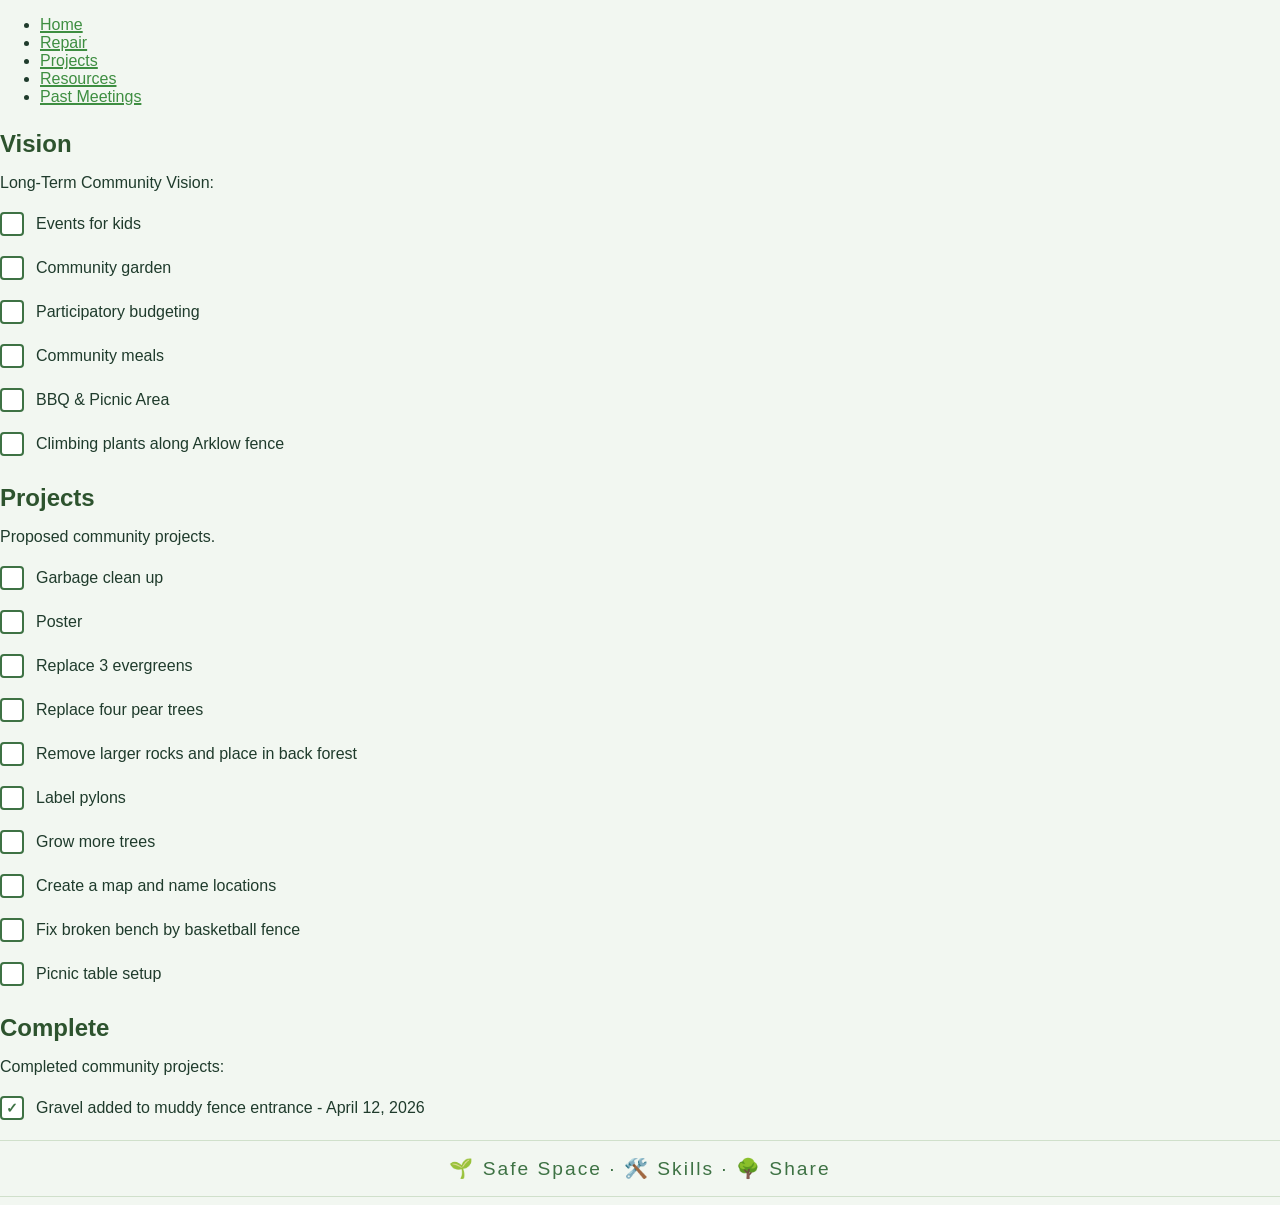
<file: projects.html>
<!DOCTYPE html>
<html lang="en">
<head>
    <meta charset="UTF-8">
    <meta name="viewport" content="width=device-width, initial-scale=1.0">
    <title>NeighbourHub</title>
    <link rel="icon" href="data:image/svg+xml,<svg xmlns='http://www.w3.org/2000/svg' viewBox='0 0 100 100'><text y='.9em' font-size='90'>🌱</text></svg>">
    <link rel="stylesheet" href="style.css">
    <script src="script.js" defer></script>
    <link rel="preconnect" href="https://fonts.googleapis.com">
    <link rel="preconnect" href="https://fonts.gstatic.com" crossorigin>
    <link href="https://fonts.googleapis.com/css2?family=Questrial&display=swap" rel="stylesheet">
</head>
<body>

    <div class="container">

    <!-- NAV BAR -->
        <ul class="nav">
            <li><a href="index.html">Home</a></li>
            <li><a href="repair.html">Repair</a></li>
            <li><a href="projects.html">Projects</a></li>
            <li><a href="resources.html">Resources</a></li>
            <li><a href="meetings.html">Past Meetings</a></li>
        </ul>
    
        <h2 class="links-heading">Vision</h2>
        <p>Long-Term Community Vision:</p>
        <ul class="todo-list">
            <li><span class="checkbox"></span> Events for kids</li>
            <li><span class="checkbox"></span> Community garden</li>
            <li><span class="checkbox"></span> Participatory budgeting</li>
            <li><span class="checkbox"></span> Community meals</li>
            <li><span class="checkbox"></span> BBQ & Picnic Area</li>
            <li><span class="checkbox"></span> Climbing plants along Arklow fence</li>
        </ul>
        
        <h2 class="links-heading">Projects</h2>
        <p>Proposed community projects.</p>
        <ul class="todo-list">
            <li><span class="checkbox"></span> Garbage clean up</li>
            <li><span class="checkbox"></span> Poster</li>
            <li><span class="checkbox"></span> Replace 3 evergreens</li>
            <li><span class="checkbox"></span> Replace four pear trees</li>
            <li><span class="checkbox"></span> Remove larger rocks and place in back forest</li>
            <li><span class="checkbox"></span> Label pylons</li>
            <li><span class="checkbox"></span> Grow more trees</li>
            <li><span class="checkbox"></span> Create a map and name locations</li>
            <li><span class="checkbox"></span> Fix broken bench by basketball fence</li>
            <li><span class="checkbox"></span> Picnic table setup</li>
        </ul>

        <h2 class="links-heading">Complete</h2>
        <p>Completed community projects:</p>
        <ul class="todo-list">
            <li><span class="checkbox checked"></span> Gravel added to muddy fence entrance - April 12, 2026</li>
        </ul>


        <div class="values">
            🌱 Safe Space  ·  🛠️ Skills  ·  🌳 Share
        </div>
    </div>
</body>
</html>
</file>
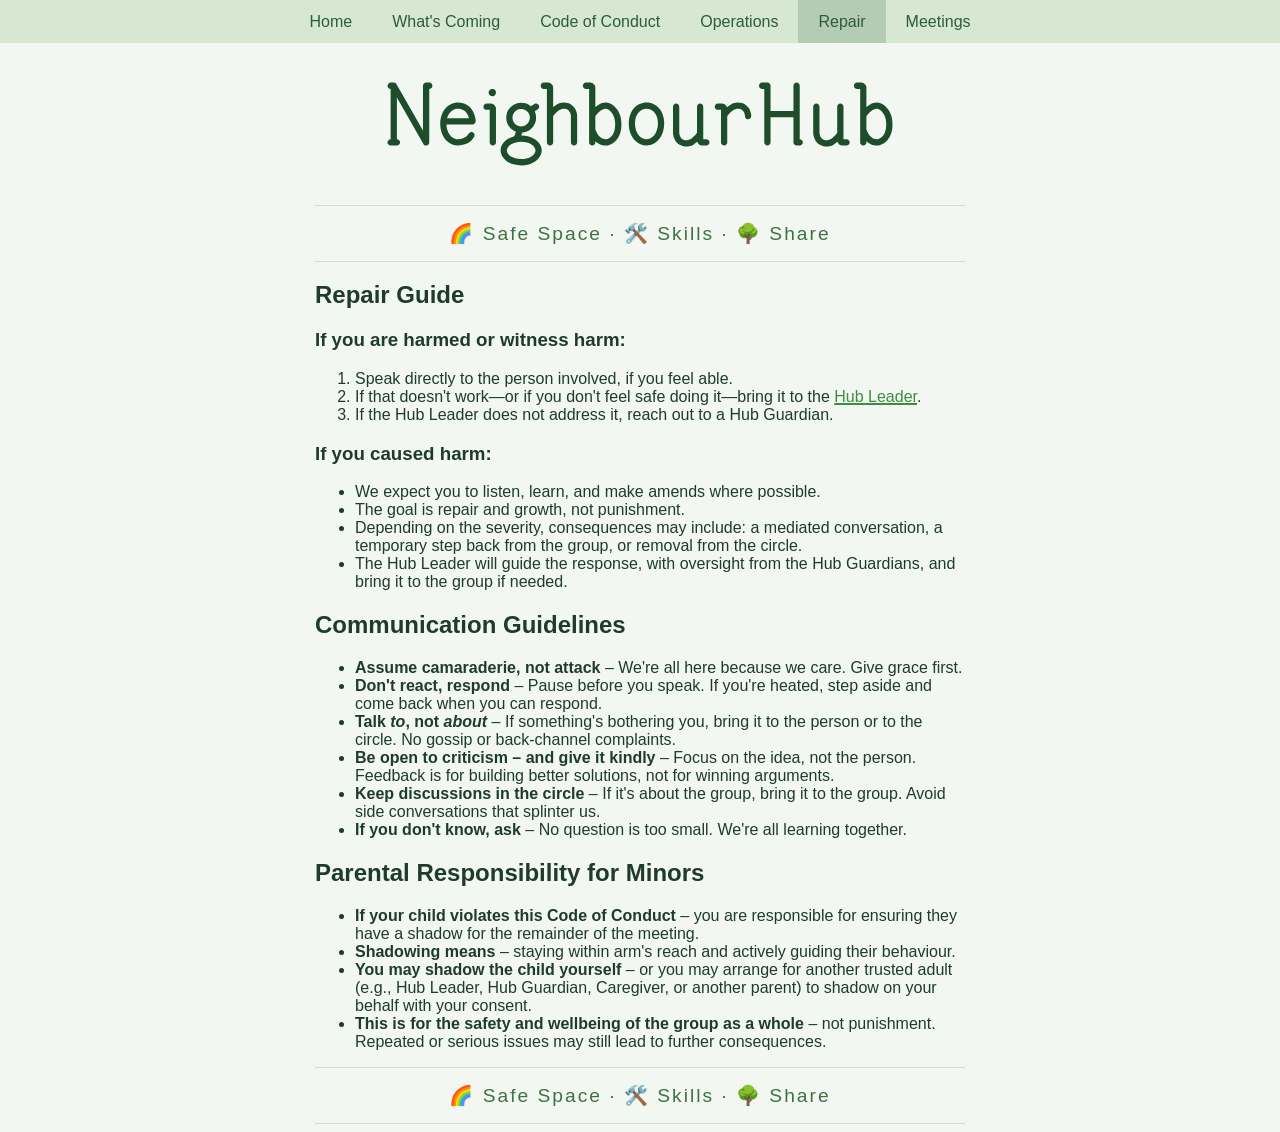
<file: repair.html>
<!DOCTYPE html>
<html lang="en">
<head>
    <meta charset="UTF-8">
    <meta name="viewport" content="width=device-width, initial-scale=1.0">
    <title>NeighbourHub · Past Meetings</title>
    <link rel="stylesheet" href="style.css">
    <script src="script.js" defer></script>
    <link rel="preconnect" href="https://fonts.googleapis.com">
    <link rel="preconnect" href="https://fonts.gstatic.com" crossorigin>
    <link href="https://fonts.googleapis.com/css2?family=Questrial&display=swap" rel="stylesheet">
</head>
<body>
  
    <a href="#main-content" class="skip-link">Skip to main content</a>
    <header>
        <button class="menu-toggle" aria-label="Menu" aria-expanded="false" aria-haspopup="true">
            <span></span>
            <span></span>
            <span></span>
        </button>
        <nav>
        <ul>
            <li><a href="index.html">Home</a></li>
            <li><a href="future.html">What's Coming</a></li>
            <li><a href="code-of-conduct.html">Code of Conduct</a></li>
            <li><a href="operations.html">Operations</a></li>
            <li><a href="repair.html" class="active" aria-current="page">Repair</a></li>
            <li><a href="meetings.html">Meetings</a></li>
        </ul>
        </nav>
    </header>

    <main>
    
        <div class="title">
            <img src="art/title.svg" alt="NeighbourHub" class="logo">
        </div>
  
        <div class="values">
            🌈 Safe Space  ·  🛠️ Skills  ·  🌳 Share
        </div>


        <h2>Repair Guide</h2>
        <h3>If you are harmed or witness harm:</h3>

        <ol>
        <li>Speak directly to the person involved, if you feel able.</li>
        <li>If that doesn't work—or if you don't feel safe doing it—bring it to the <a href="operations.html#roles">Hub Leader</a>.</li>
        <li>If the Hub Leader does not address it, reach out to a Hub Guardian.</li>
        </ol>

        <h3>If you caused harm:</h3>

        <ul>
        <li>We expect you to listen, learn, and make amends where possible.</li>
        <li>The goal is repair and growth, not punishment.</li>
        <li>Depending on the severity, consequences may include: a mediated conversation, a temporary step back from the group, or removal from the circle.</li>
        <li>The Hub Leader will guide the response, with oversight from the Hub Guardians, and bring it to the group if needed.</li>
        </ul>

        <h2>Communication Guidelines</h2>

        <ul>
        <li><strong>Assume camaraderie, not attack</strong> – We're all here because we care. Give grace first.</li>
        <li><strong>Don't react, respond</strong> – Pause before you speak. If you're heated, step aside and come back when you can respond.</li>
        <li><strong>Talk <em>to</em>, not <em>about</em></strong> – If something's bothering you, bring it to the person or to the circle. No gossip or back-channel complaints.</li>
        <li><strong>Be open to criticism – and give it kindly</strong> – Focus on the idea, not the person. Feedback is for building better solutions, not for winning arguments.</li>
        <li><strong>Keep discussions in the circle</strong> – If it's about the group, bring it to the group. Avoid side conversations that splinter us.</li>
        <li><strong>If you don't know, ask</strong> – No question is too small. We're all learning together.</li>
        </ul>

        <h2>Parental Responsibility for Minors</h2>

        <ul>
        <li><strong>If your child violates this Code of Conduct</strong> – you are responsible for ensuring they have a shadow for the remainder of the meeting.</li>
        <li><strong>Shadowing means</strong> – staying within arm's reach and actively guiding their behaviour.</li>
        <li><strong>You may shadow the child yourself</strong> – or you may arrange for another trusted adult (e.g., Hub Leader, Hub Guardian, Caregiver, or another parent) to shadow on your behalf with your consent.</li>
        <li><strong>This is for the safety and wellbeing of the group as a whole</strong> – not punishment. Repeated or serious issues may still lead to further consequences.</li>
        </ul>

        <div class="values">
            🌈 Safe Space  ·  🛠️ Skills  ·  🌳 Share
        </div>
    </main>
</body>
</html>
</file>
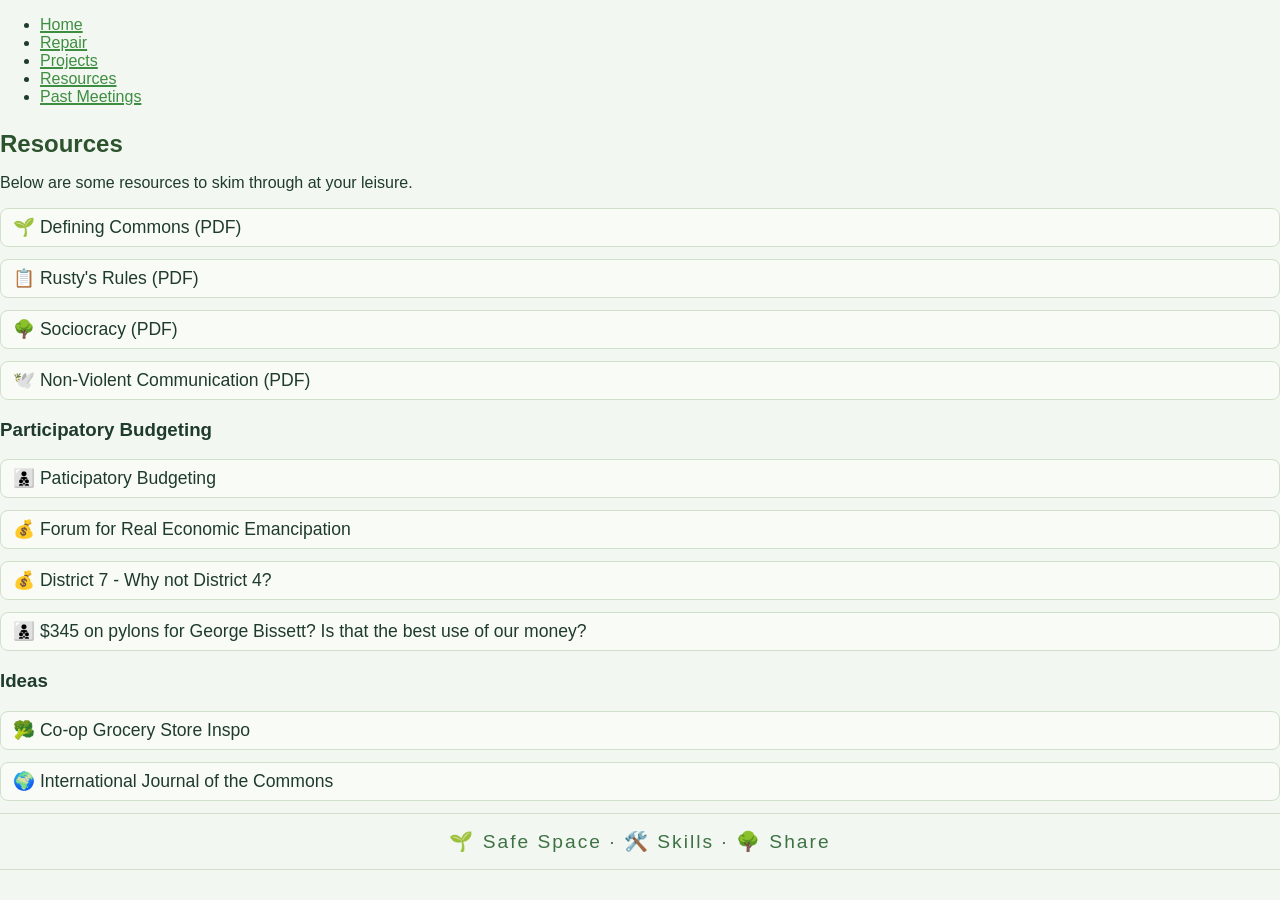
<file: resources.html>
<!DOCTYPE html>
<html lang="en">
<head>
    <meta charset="UTF-8">
    <meta name="viewport" content="width=device-width, initial-scale=1.0">
    <title>NeighbourHub</title>
    <link rel="icon" href="data:image/svg+xml,<svg xmlns='http://www.w3.org/2000/svg' viewBox='0 0 100 100'><text y='.9em' font-size='90'>🌱</text></svg>">
    <link rel="stylesheet" href="style.css">
    <script src="script.js" defer></script>
    <link rel="preconnect" href="https://fonts.googleapis.com">
    <link rel="preconnect" href="https://fonts.gstatic.com" crossorigin>
    <link href="https://fonts.googleapis.com/css2?family=Questrial&display=swap" rel="stylesheet">
</head>
<body>

    <div class="container">

    <!-- NAV BAR -->
        <ul class="nav">
            <li><a href="index.html">Home</a></li>
            <li><a href="repair.html">Repair</a></li>
            <li><a href="projects.html">Projects</a></li>
            <li><a href="resources.html">Resources</a></li>
            <li><a href="meetings.html">Past Meetings</a></li>
        </ul>
    
        <h2 class="links-heading">Resources</h2>

       <ul class="links-list">
            <p>Below are some resources to skim through at your leisure.</p>
            <li><a href="pdfs/Defining-Commons_Federici.pdf" target="_blank">🌱 Defining Commons (PDF)</a></li>
            <li><a href="pdfs/Rustys_Rules.pdf" target="_blank">📋 Rusty's Rules (PDF)</a></li>
            <li><a href="pdfs/sociocracy-a-brief-introduction_ted-rau-sofa.pdf" target="_blank">🌳 Sociocracy (PDF)</a></li>
            <li><a href="pdfs/non-violent-communication-summary.pdf" target="_blank">🕊️ Non-Violent Communication (PDF)</a></li>

            <h3>Participatory Budgeting</h3>
            <li><a href="https://www.participatorybudgeting.org/about-pb/" target="_blank">👨‍👦‍👦 Paticipatory Budgeting </a></li>
            <li><a href="https://www.freefreeforum.org/about" target="_blank">💰 Forum for Real Economic Emancipation </a></li>
            <li><a href="https://laurawhite.ca/district-7-participatory-budgeting-2025/" target="_blank">💰 District 7 - Why not District 4? </a></li>
            <li><a href="https://cdn.halifax.ca/sites/default/files/documents/city-hall/districts-councillors/district-capital-2023-2024-summary.pdf" target="_blank">👨‍👦‍👦 $345 on pylons for George Bissett? Is that the best use of our money? </a></li>
            <h3>Ideas</h3>
            <li><a href="https://www.instagram.com/reel/DVq-Fh8kQS2/?igsh=cm55M3BxbGt0bnM5" target="_blank">🥦 Co-op Grocery Store Inspo</a></li>
            <li><a href="https://thecommonsjournal.org/" target="_blank">🌍 International Journal of the Commons </a></li>
        </ul>

        <div class="values">
            🌱 Safe Space  ·  🛠️ Skills  ·  🌳 Share
        </div>
    </div>
</body>
</html>
</file>
<file: style.css>
body {
    margin: 0;
    font-family: -apple-system, BlinkMacSystemFont, 'Segoe UI', Roboto, sans-serif;
    background: #f2f7f1;
    color: #1f3b2c;
}

header {
  position: sticky;
  top: 0;
  background-color: #d6e8d2;
  z-index: 100;
}

a {
    color: #3e8e41;
    text-decoration: underline;
    text-decoration-thickness: 2px;
}

a:visited {
    color: #3e8e41;
}

a:hover {
    color: #143616;
}

/* NAV BAR */

nav {
  max-width: 1000px;
  margin: 0 auto;
}

nav ul {
  list-style: none;
  padding: 0;
  margin: 0;
  display: flex;
  justify-content: center;
}

nav a {
  padding: 12.5px 20px;
  text-decoration: none;
  color: #2f5a3c; 
  display: block;
}

nav a:hover {
  background-color: rgba(47, 90, 60, 0.12);
}

nav a.active {
  background-color: rgba(47, 90, 60, 0.20);
}

nav a:focus-visible,
.values a:focus-visible {
    outline: 2px solid #2f5a3c;
    outline-offset: 2px;
}


/* Hamburger */
.menu-toggle {
  display: none;
  background: none;
  border: none;
  cursor: pointer;
  padding: 10px;
}

.menu-toggle span {
  display: block;
  width: 25px;
  height: 3px;
  background-color: #2f5a3c;
  margin: 4px 0;
}

@media (max-width: 650px) {
  .menu-toggle {
    display: block;
    width: 100%;
  }
  nav ul {
    display: none;
  }
  nav.open ul {
  display: flex;
  flex-direction: column;
  position: absolute;
  top: 100%;
  left: 0;
  width: 100%;
  background-color: #d6e8d2;
  padding: 10px 0;
  }
  nav.open a {
  text-align: center;
  }
}

.skip-link {
  position: absolute;
  left: -9999px;
  top: 0;
  background: #000;
    color: #fff;
}

.skip-link:focus {
  left: 8px;
  top: 8px;
  padding: 8px 12px;
  background: #000;
  color: #fff;
  z-index: 1000;
}







/* MAIN */

main {
  max-width: 650px;
  margin: 0 auto;
  padding: 0 1rem; /* breathing room on small screens */
}

/* Values above title */
.values {
    text-align: center;
    color: #3e7244;
    font-size: 1.2rem;
    letter-spacing: 2px;
    margin-bottom: 0.5rem;
    font-weight: 400;
    border-top: 1px solid #d0e0cb;
    border-bottom: 1px solid #d0e0cb;
    padding-top: 1rem;
    padding-bottom: 1rem;
}

.values a {
    color: inherit;
    text-decoration: none;
}

.values a:hover,
.values a:focus {
    text-decoration: underline;
}

/* .title {
    text-align: center;
    margin: 0 0 0.5rem 0;
    padding-top: 0.25rem;
} */

.logo {
    width: 80%;
    max-width: 600px;  /* or whatever max size looks good */
    height: auto;
    display: block;
    margin: 2rem auto;
}

.meeting-info {
    background: #d6e8d2;
    padding: 1rem;
    border-radius: 12px;
    margin: 1.5rem 0;
    /* border-left: 6px solid rgb(62, 114, 68); */
}

.weekly-note {
    font-size: 0.95rem;
    color: #2d532e;
    margin: 0 0 0.3rem 0;
    font-style: italic;
    opacity: 0.9;
}

/* .alert {
    font-size: 1.2rem;
    color: #192e1a;
    margin: 10px 0px;
    font-style: italic;
    opacity: 0.9;
} */

.gathering {
    font-size: 1.2rem;
    margin: 0;
    font-weight: 500;
}

.links-heading {
    font-size: 1.5rem;
    margin: 1.5rem 0 1rem 0;
    color: #2d532e;
}

.links-list {
    list-style: none;
    padding: 0;
    margin: 0;
}

.links-list li {
    margin-bottom: 0.75rem;
    padding: 0.5rem 0.75rem;
    background: #f9fbf7;
    border-radius: 8px;
    border: 1px solid #d0e0cb;
    transition: background 0.1s ease;
}

.links-list li:hover {
    background: #eaf2e5;
}

.links-list a {
    text-decoration: none;
    color: #1f3b2c;
    font-size: 1.1rem;
    display: block;
}

.links-list a:hover {
    color: #2b6e3b;
}

.subtitle {
    font-size: 1.3rem;
    color: #3e7244;
    margin: 0.25rem 0 1rem 0;
    font-style: italic;
    font-weight: 400;
}




/* TO DO LISTS */
.todo-list {
    list-style: none;
    padding: 0;
    margin: 1rem 0;
}

.todo-list li {
    display: flex;
    align-items: center;
    gap: 0.75rem;
    margin-bottom: 0.75rem;
    padding: 0.25rem 0;
}

.checkbox {
    display: inline-block;
    width: 20px;
    height: 20px;
    border: 2px solid #3e7244;
    border-radius: 4px;
    background: white;
    flex-shrink: 0;
    position: relative;
}

.checkbox.checked::after {
    content: "✓";
    position: absolute;
    top: 50%;
    left: 50%;
    transform: translate(-50%, -50%);
    color: #3e7244;
    font-size: 14px;
    font-weight: bold;
}

.bold {
    font-weight: 700;
}
</file>
